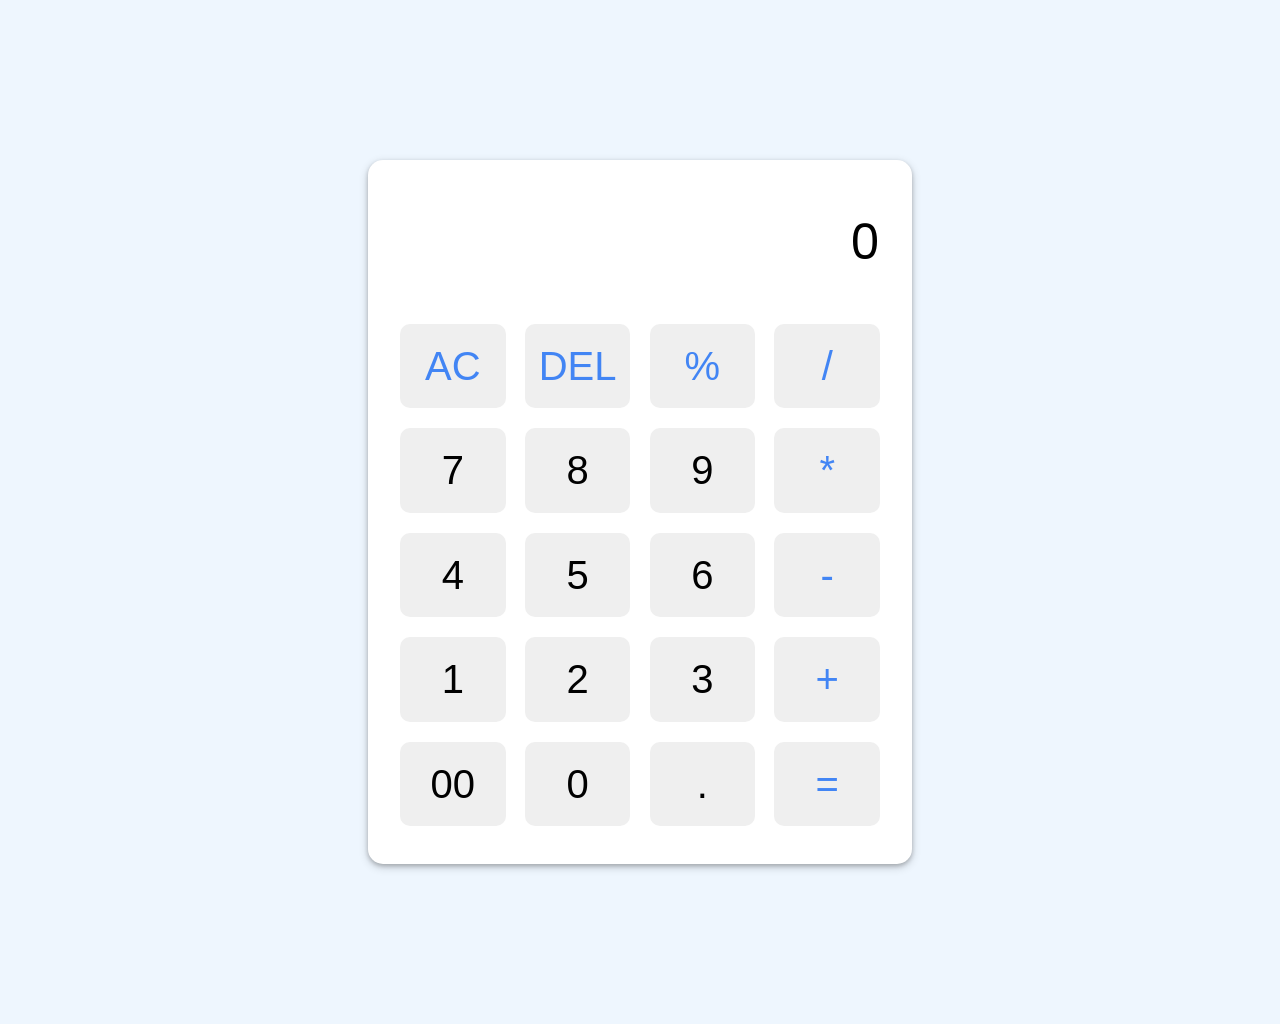
<file: Calculator/index.html>
<!DOCTYPE html>
<html lang="en">
<head>
    <meta charset="UTF-8">
    <meta name="viewport" content="width=device-width, initial-scale=1.0">
    <title>Calculator</title>
    <link rel="stylesheet" href="mystyle.css">
</head>
<body>
    <section>
        <div class="card">
            <div class="screen">
                <p id="result">0</p>
            </div>
            <div class="row">
                <button class="blue" id="AC" onclick="allClear()">AC</button>
                <button class="blue dlt" id="DEL" onclick="del()">DEL</button>
                <button class="blue" id="%" onclick="calc('%')">%</button>
                <button class="blue" id="/" onclick="calc('/')">/</button>
            </div>
            <div class="row">
                <button id="7" onclick="calc(7)">7</button>
                <button id="8" onclick="calc(8)">8</button>
                <button id="9" onclick="calc(9)">9</button>
                <button class="blue" id="*" onclick="calc('*')">*</button>
            </div>
            <div class="row">
                <button id="4" onclick="calc(4)">4</button>
                <button id="5" onclick="calc(5)">5</button>
                <button id="6" onclick="calc(6)">6</button>
                <button class="blue" id="-" onclick="calc('-')">-</button>
            </div>
            <div class="row">
                <button id="1" onclick="calc(1)">1</button>
                <button id="2" onclick="calc(2)">2</button>
                <button id="3" onclick="calc(3)">3</button>
                <button class="blue" id="+" onclick="calc('+')">+</button>
            </div>
            <div class="row">
                <button id="00" onclick="calc('00')">00</button>
                <button id="0" onclick="calc(0)">0</button>
                <button id="." onclick="calc('.')">.</button>
                <button class="blue" id="=" onclick="equal()">=</button>
            </div>
        </div>
    </section>

    <script src="myscript.js"></script>
</body>
</html>
</file>
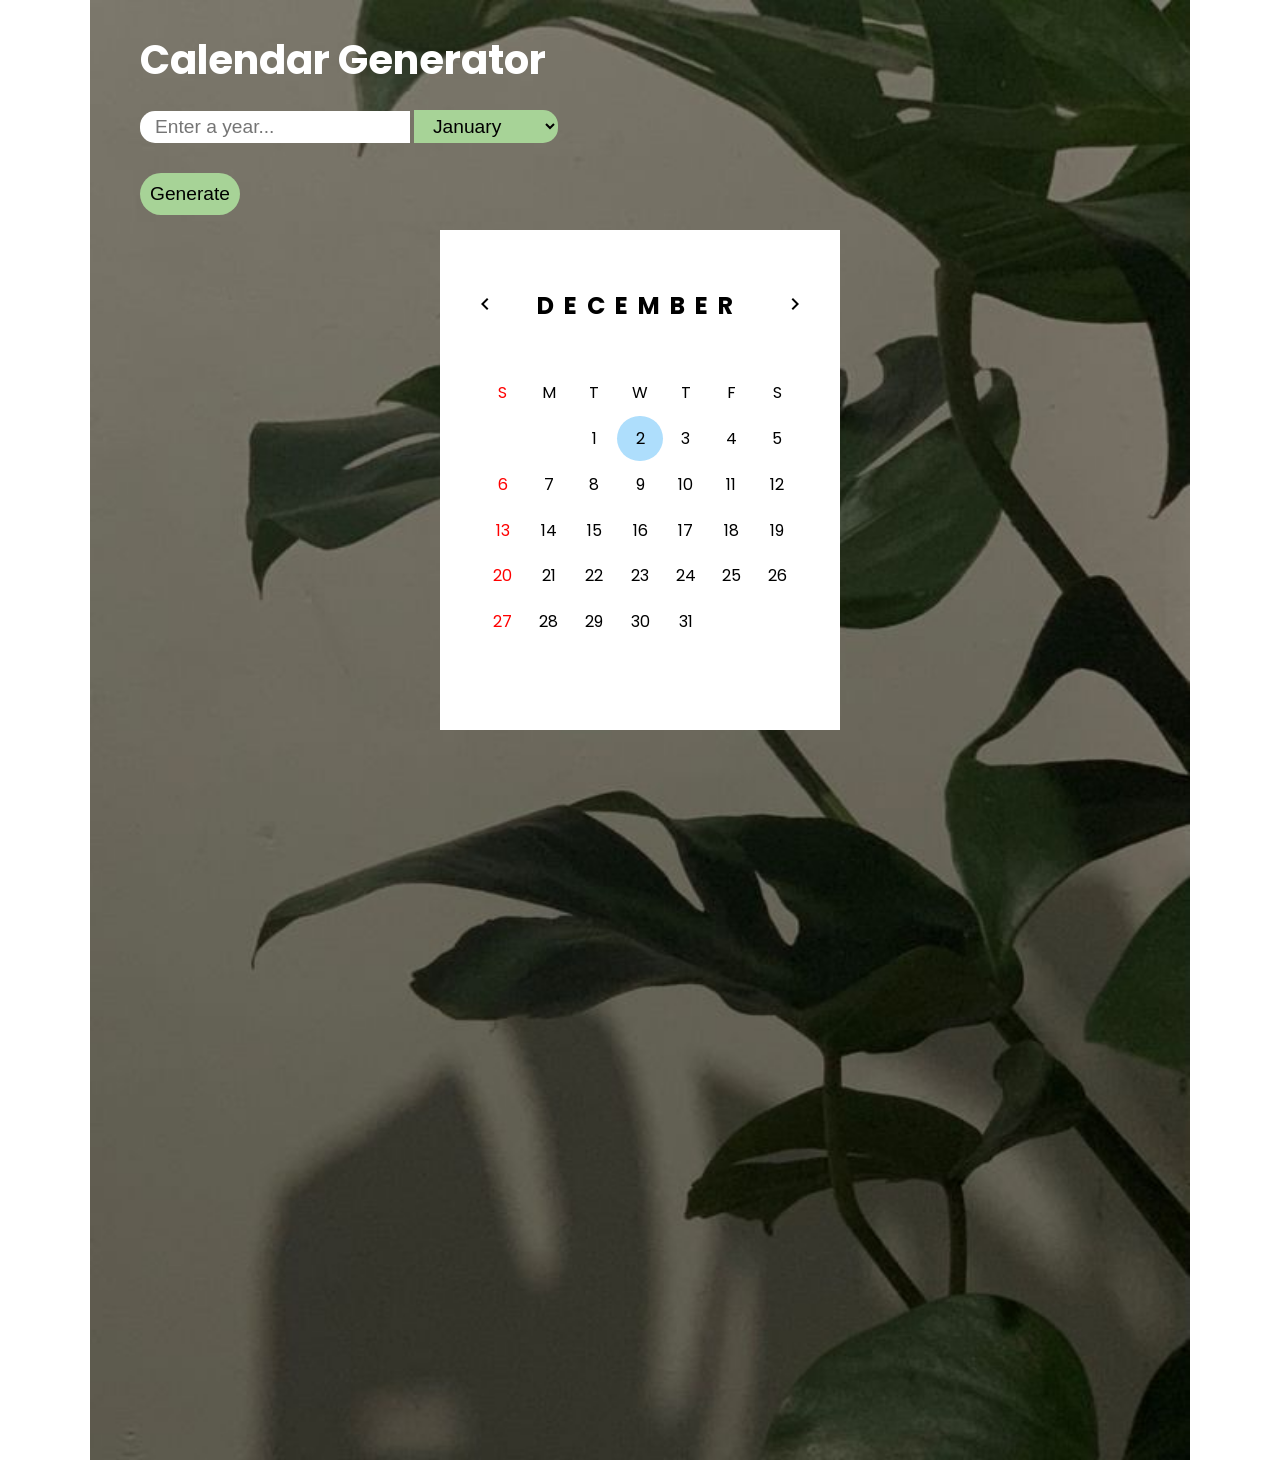
<file: Calendar_Generator/index.html>
<!DOCTYPE html>
<html lang="en">
<head>
    <meta charset="UTF-8">
    <meta name="viewport" content="width=device-width, initial-scale=1.0">
    <title>Calendar</title>
    <link rel="stylesheet" href="mystyle.css">
    <link href="https://fonts.googleapis.com/icon?family=Material+Icons" rel="stylesheet">

</head>
<body>
    <section>
        <div class="input-div">
            <div id="heading"><h1 id="logo">Calendar Generator</h1></div>

                <div class="">
                    <input type="text" id="enter-year" placeholder="Enter a year...">
                    <select class="months-list" id="months">
                        <option value="0">January</option>
                        <option value="1">February</option>
                        <option value="2">March</option>
                        <option value="3">April</option>
                        <option value="4">May</option>
                        <option value="5">June</option>
                        <option value="6">July</option>
                        <option value="7">August</option>
                        <option value="8">September</option>
                        <option value="9">October</option>
                        <option value="10">November</option>
                        <option value="11">December</option>
                    </select>
                </div>
                <button id="generate-button" onclick="generate()">Generate</button>

        </div>

        <div class="Calendar-div">
            <div class="calendar">

                <div class="change-month">
                    <button class="control-button" onclick="prev()"><i class="material-icons">&#xe5cb;</i></button>
                    <h1 id="month-name">September</h1>
                    <button class="control-button" onclick="next()"><i class="material-icons">&#xe5cc;</i></button>
                </div>

                <div class="week">
                    <div class="day red">S</div>
                    <div class="day">M</div>
                    <div class="day">T</div>
                    <div class="day">W</div>
                    <div class="day">T</div>
                    <div class="day">F</div>
                    <div class="day">S</div>
                </div>

                <div class="dates">
                    <div class="date red" id="1">1</div>
                    <div class="date" id="2">1</div>
                    <div class="date" id="3">1</div>
                    <div class="date" id="4">1</div>
                    <div class="date" id="5">1</div>
                    <div class="date" id="6">1</div>
                    <div class="date" id="7">1</div>
                    <div class="date red" id="8">1</div>
                    <div class="date" id="9">1</div>
                    <div class="date" id="10">1</div>
                    <div class="date" id="11">1</div>
                    <div class="date" id="12">1</div>
                    <div class="date" id="13">1</div>
                    <div class="date" id="14">1</div>
                    <div class="date red" id="15">1</div>
                    <div class="date" id="16">1</div>
                    <div class="date" id="17">1</div>
                    <div class="date" id="18">1</div>
                    <div class="date" id="19">1</div>
                    <div class="date" id="20">1</div>
                    <div class="date" id="21">1</div>
                    <div class="date red" id="22">1</div>
                    <div class="date" id="23">1</div>
                    <div class="date" id="24">1</div>
                    <div class="date" id="25">1</div>
                    <div class="date" id="26">1</div>
                    <div class="date" id="27">1</div>
                    <div class="date" id="28">1</div>
                    <div class="date red" id="29">1</div>
                    <div class="date" id="30">1</div>
                    <div class="date" id="31">1</div>
                    <div class="date" id="32">1</div>
                    <div class="date" id="33">1</div>
                    <div class="date" id="34">1</div>
                    <div class="date" id="35">1</div>
                    <div class="date red" id="36">1</div>
                    <div class="date" id="37">1</div>
                    <div class="date" id="38">1</div>
                    <div class="date" id="39">1</div>
                    <div class="date" id="40">1</div>
                    <div class="date" id="41">1</div>
                    <div class="date" id="42">1</div>
                </div>

            </div>
        </div>
    </section>

    <script src="myscript.js"></script>
</body>
</html>
</file>
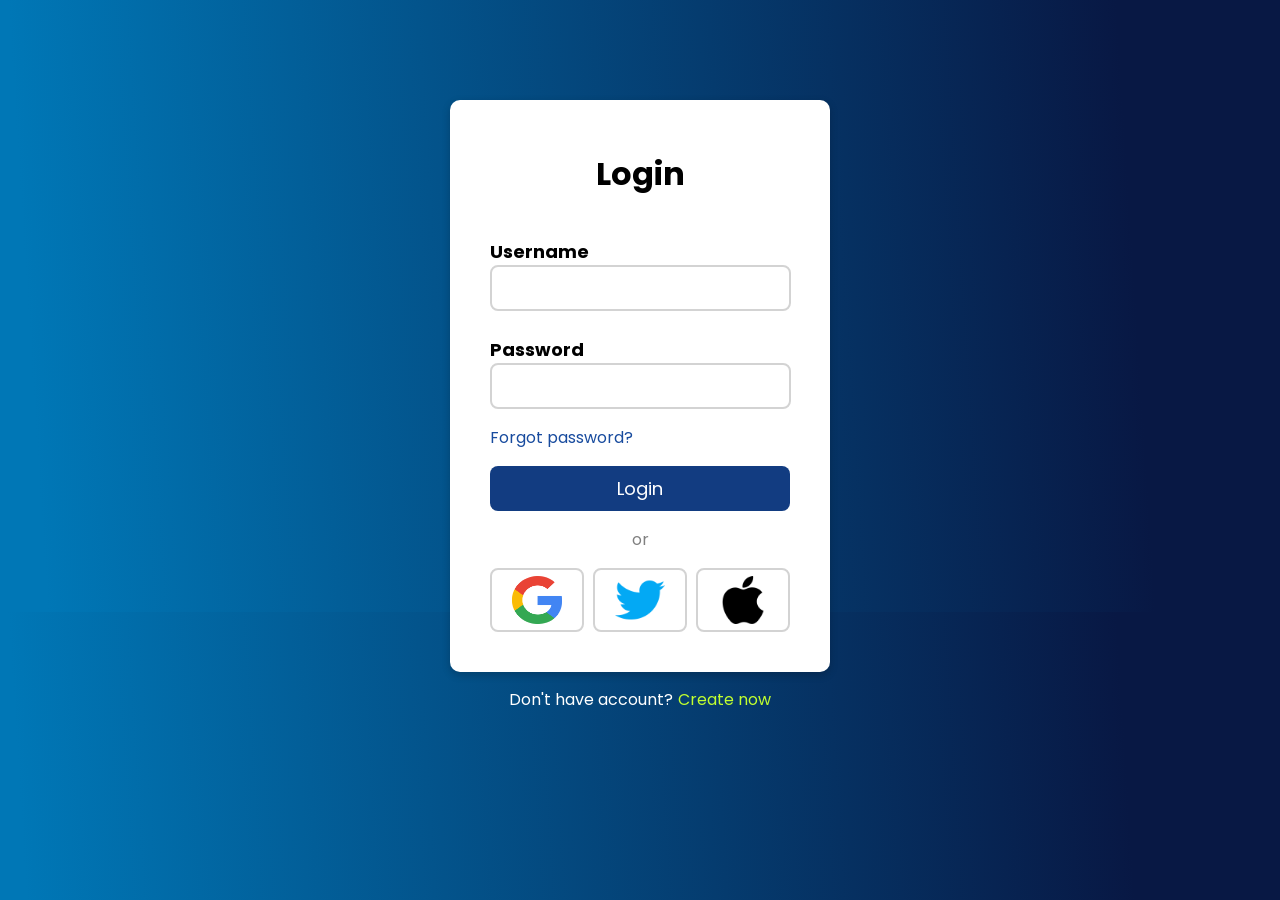
<file: Login_Page/index.html>
<!DOCTYPE html>
<html>
    <head>
        <title>Login</title>
        <link rel="stylesheet" href="mystyle.css">
    </head>
    
    <body>
        <div id="outer-div">
            <div>
                <div class="login_card">
                    <div id="inner-div1">
                        <h1 id="card_title">Login</h1>
                    </div>
                    <div id="username-div">
                        <h1 id="username-title">Username</h1>
                        <input type="text" id="username-entry">
                    </div>
                    <div id="password-div">
                        <h1 id="password-title">Password</h1>
                        <input type="text" id="password-entry">
                    </div>
                    <a href="#"><p id="forgot">Forgot password?</p></a>
                    <button>Login</button>
                    <div id="or-div">
                        <p>or</p>
                    </div>
                    <div id="social">
                        <div id="account">
                            <img src="google.png" id="img">
                        </div>
                        <div id="account">
                            <img src="twitter.png" id="img">
                        </div>
                        <div id="account">
                            <img src="apple.png" id="img">
                        </div>
                    </div>
    
                </div>
                <div id="sign-up">
                    <div>Don't have account?</div>
                    <div id="sign-up-link">Create now</div>
                </div>
            </div>
        </div>
        
    </body>
</html>
</file>
<file: Calculator/mystyle.css>
@import url('https://fonts.googleapis.com/css2?family=Kanit:wght@100&family=Nunito+Sans:opsz,wght@6..12,700&family=Poppins:wght@300;400;500&display=swap');

body{
    margin: 0;
    background-color: rgb(238, 246, 254);
    font-family: 'Poppins', sans-serif;
    font-size: 40px;
}
section{
    display: flex;
    justify-content: space-around;
}
    .card{
        background-color: white;
        width: 30rem;
        height: 40rem;
        margin: 10rem;
        padding: 2rem;
        border-radius: 15px;
        box-shadow: 0 2px 4px 0 rgba(0, 0, 0, 0.2), 0 3px 10px 0 rgba(0, 0, 0, 0.19);
    }
        .screen{
            display: flex;
            justify-content: right;
            width: 100%;
            height: 7rem;
        }
        #result{
            font-size: larger;
            margin: 0;
            margin-top: 15px;
        }
        .row{
            display: flex;
            justify-content: space-between;
            margin-top: 1.25rem;
        }
            button{
                width: 22%;
                font-size: 40px;
                aspect-ratio: 5/4;
                border: none;
                border-radius: 10px;
            }
                .blue{
                    color:  #4285F4;
                }
</file>
<file: Calendar_Generator/mystyle.css>
@import url('https://fonts.googleapis.com/css2?family=Poppins:wght@200;400&display=swap');

body{
    margin: 0;
    font-family: 'Poppins', sans-serif;
}

section{
    width: 1000px;
    margin: 0 auto;
    padding: 30px 50px;
    background-image: url('images/background.jpg');
    background-repeat: no-repeat;
    background-size: cover;
}
    img{
        width: 100%;
    }

#heading{
    margin-bottom: 20px;
}
    #logo{
        margin: 0;
        font-size: 40px;
        color: white;
    }

.input-div{
    margin: 0 auto;
    height: 200px;
    /* background-color: red; */
}
    #enter-year{
        background-color: white;
        font-size: larger;
        border: 0px;
        border-radius: 15px 0 0 15px;
        padding: 5px 15px;
    }
    select{
        font-size: larger;
        border: 0px;
        border-radius: 0 15px 15px 0;
        padding: 5px 15px;
        background-color: #A7D397;
    }
    #generate-button{
        margin-top: 30px;
        font-size: larger;
        background-color: #A7D397;
        border: 0px;
        padding: 10px;
        border-radius: 25px;
    }
    #generate-button:hover{
        background-color: #8abd77;
    }

.Calendar-div{
    margin: 0 auto;
    /* background-color: blue; */
    height: 1200px;
}
    .calendar{
        width: 400px;
        height: 500px;
        margin: 0 auto;
        background-color: white;
        display: flex;
        flex-direction: column;
    }
        #month-name{
            align-self: center;
            text-transform: uppercase;
            letter-spacing: 10px;
            margin-top: 50px;
        }
        .week{
            margin-top: 20px;
        }
        .week, .dates{
            width: 80%;
            align-self: center;
            display: grid;
            grid-template-columns: repeat(7, 1fr);
            /* column-gap: 1px; */
        }
            .day, .date{
                aspect-ratio: 1/1;
                /* border: 1px solid black; */
                border-radius: 50%;
                display: flex;
                justify-content: center;
                align-items: center;
            }
                .date:hover{
                    background-color: rgb(233, 233, 233);
                }

            .red{
                color: red;
            }
            .date{
                /* padding: 12px; */
                text-align: center;
            }

.change-month{
    display: flex;
    justify-content: space-between;
}
    .control-button{
        align-self: center;
        border: 0px;
        border-radius: 50%;
        margin: 20px;
        margin-top: 50px;
        height: 50px;
        width: 50px;
        background-color: white;
    }
    .control-button:hover{
        background-color: rgb(233, 233, 233);
    }
</file>
<file: Login_Page/mystyle.css>
@import url('https://fonts.googleapis.com/css2?family=Nunito+Sans:opsz,wght@6..12,700&family=Poppins:wght@500&display=swap');

body{
    margin: 0;
    background-image: linear-gradient( 86.3deg,  rgba(0,119,182,1) 3.6%, rgba(8,24,68,1) 87.6% );
}
a{
    text-decoration: none;
}
::selection{
    color: white;
    background-color: #184b9e;
}

#outer-div{
    display: flex;
    align-items: center;
    justify-content: center;
}

.login_card{
    background-color: white;
    position: relative;
    top: 100px;
    width: 300px;
    height: auto;
    border-radius: 10px;
    box-shadow: rgba(0, 0, 0, 0.20) 0px 3px 8px;
    padding: 40px;
}
    #inner-div1{
        display: flex;
        justify-content: center;
    }
    #card_title{
        font-weight: bold;
        font-family: 'Poppins', sans-serif;
        margin: 10px;
        margin-bottom: 40px;
    }
    #username-title{
        font-size: large;
        font-family: 'Poppins', sans-serif;
        margin: 0;
    }
    #password-title{
        font-size: large;
        font-family: 'Poppins', sans-serif;
        margin-bottom: 0;
        margin-top: 25px;
    }
    #username-entry, #password-entry{
        width: 95%;
        height: 40px;
        border: 2px solid #d3d3d3;
        border-radius: 8px;
        font-size: medium;
        font-family: 'Poppins', sans-serif;
        padding-left: 10px;
    }
    #username-entry:focus, #password-entry:focus{
        border-color: #22519c;
        outline: 0;
    }    

button{
    border: none;
    border-radius: 8px;
    background-color: #123c81;
    width: 100%;
    height: 45px;
    font-family: 'Poppins', sans-serif;
    font-size: large;
    color: white;
}
button:hover{
    background-color: #184b9e;
}

#forgot{
    font-family: 'Poppins', sans-serif;
    color: #184b9e;
    text-decoration: none;
}
#or-div{
    display: flex;
    justify-content: center;
    color: grey;
    font-family: 'Poppins', sans-serif;
}
#social{
    display: flex;
    justify-content: space-between;
}
#account{
    width: 30%;
    height: 60px;
    border: 2px solid #d3d3d3;
    border-radius: 8px;
    display: flex;
    justify-content: center;
}
#account:hover{
    border-color: #22519c;
}
#img{
    width: 55%;
    height: 80%;
    margin: auto 0;
}

#sign-up{
    padding-top: 15px;
    display: flex;
    justify-content: center;
    position: relative;
    top: 100px;
    font-family: 'Poppins', sans-serif;
    color: white;
}
#sign-up-link{
    color: rgb(193, 255, 47);
    margin-left: 5px;
}
</file>
